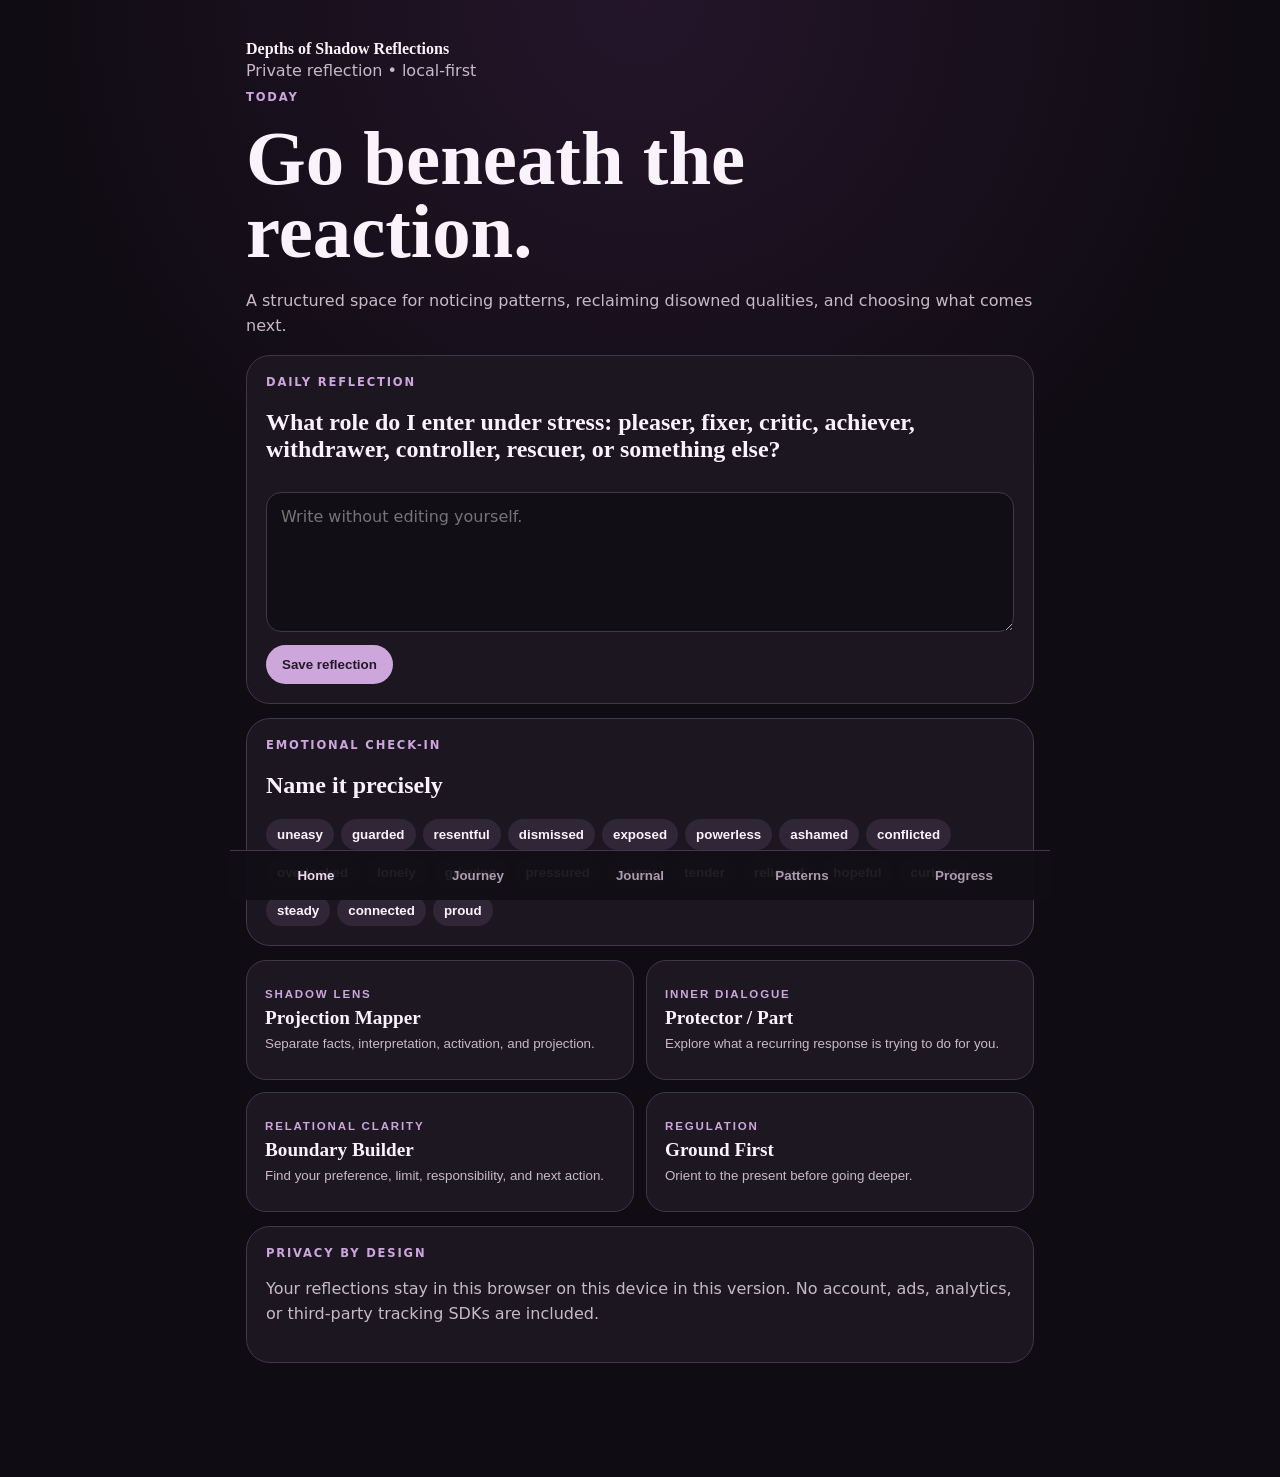
<file: index.html>
<!doctype html><html lang="en"><head>
<meta charset="utf-8"><meta name="viewport" content="width=device-width,initial-scale=1,viewport-fit=cover">
<meta name="theme-color" content="#120e16"><title>Depths of Shadow Reflections</title>
<link rel="manifest" href="manifest.json">
<style>
:root{--bg:#100c13;--card:#1d1722;--line:#43364a;--ink:#faf3fb;--muted:#c8b9ca;--accent:#cda6dc;--soft:#302438}
*{box-sizing:border-box}body{margin:0;background:radial-gradient(circle at top,#24152a,#100c13 38%);color:var(--ink);font-family:system-ui,-apple-system,sans-serif}
main{max-width:820px;margin:auto;padding:24px 16px 100px}h1,h2,h3{font-family:Georgia,serif}h1{font-size:clamp(2.6rem,10vw,4.8rem);line-height:.95;margin:.25em 0}.ey{color:var(--accent);text-transform:uppercase;letter-spacing:.16em;font-size:.72rem;font-weight:800}.lead,.muted{color:var(--muted);line-height:1.6}.card{background:rgba(29,23,34,.95);border:1px solid var(--line);border-radius:24px;padding:19px;margin:14px 0}.grid{display:grid;grid-template-columns:repeat(2,1fr);gap:12px}.btn,.chip{border:0;border-radius:999px;padding:12px 16px;font-weight:800}.btn{background:var(--accent);color:#241829}.alt{background:var(--soft);color:var(--ink)}.feature{background:#1d1722;color:var(--ink);border:1px solid var(--line);border-radius:20px;padding:18px;text-align:left;min-height:120px}.feature strong{font-family:Georgia,serif;font-size:1.2rem;display:block;margin:7px 0}.feature span{color:var(--muted)}textarea,input{width:100%;background:#120e16;color:var(--ink);border:1px solid var(--line);border-radius:15px;padding:14px;margin:9px 0;font:inherit}textarea{min-height:140px}.chips{display:flex;gap:7px;flex-wrap:wrap}.chip{background:#302638;color:var(--ink);padding:8px 11px}.chip.on{background:var(--accent);color:#211525}.progress{height:9px;background:#302638;border-radius:10px;overflow:hidden}.progress i{display:block;height:100%;background:var(--accent)}nav{position:fixed;bottom:0;left:50%;transform:translateX(-50%);width:min(820px,100%);display:grid;grid-template-columns:repeat(5,1fr);background:#120e16ee;border-top:1px solid var(--line);padding:8px 5px calc(8px + env(safe-area-inset-bottom));z-index:5}nav button{background:none;border:0;color:#ad9caf;font-weight:700;padding:9px 2px}nav button.on{color:#ecd9f0}.modal{position:fixed;inset:0;background:#08060acc;display:flex;align-items:flex-end;z-index:20}.sheet{background:#1b1520;border:1px solid var(--line);border-radius:28px 28px 0 0;padding:22px;width:min(820px,100%);margin:auto;max-height:90vh;overflow:auto}.day{display:flex;gap:12px;align-items:start}.num{background:#302638;border-radius:50%;min-width:40px;height:40px;display:grid;place-items:center;font-weight:800}.stat{font-size:2rem;font-family:Georgia,serif}.notice{font-size:.82rem;color:#a99baa}.top{padding:16px 0 6px}.brand{font-family:Georgia,serif;font-weight:700}.hidden{display:none!important}@media(max-width:600px){.grid{grid-template-columns:1fr}}
</style></head><body><main><header class="top"><div class="brand">Depths of Shadow Reflections</div><div class="muted">Private reflection • local-first</div></header><div id="app"></div></main>
<nav id="nav"><button data-v="home" class="on">Home</button><button data-v="journey">Journey</button><button data-v="journal">Journal</button><button data-v="patterns">Patterns</button><button data-v="progress">Progress</button></nav>
<script>
const K='dsr_v3';let S=JSON.parse(localStorage.getItem(K)||'{"entries":[],"days":[],"feelings":[],"patterns":[],"onboarded":false}');
const save=()=>localStorage.setItem(K,JSON.stringify(S));const app=document.getElementById('app');
const feelings=["uneasy","guarded","resentful","dismissed","exposed","powerless","ashamed","conflicted","overlooked","lonely","grieving","pressured","angry","tender","relieved","hopeful","curious","steady","connected","proud"];
const prompts=["What do I work hardest to prove about myself—and what am I afraid would be true if I stopped?","Where am I saying yes while internally feeling no?","What trait in someone else activates me most, and what might that reveal about a feared or disowned quality in me?","What role do I enter under stress: pleaser, fixer, critic, achiever, withdrawer, controller, rescuer, or something else?","What do I already know but keep asking other people to decide for me?","What emotion do I judge myself for feeling, and what information might it carry?","What do I secretly envy, and what unlived desire might it reveal?"];
const days=Array.from({length:30},(_,i)=>({t:["Awareness","Activation","Projection","Protection","Shame","Perfection","Anger","Envy","People-pleasing","The hidden no","Over-explaining","Control","Inner critic","Softness","Agency","Identity roles","Inherited rules","Guilt vs responsibility","Conflict patterns","Complexity","Grief","Desire","Belonging","Rejection","Values","Boundaries","Self-trust","Integration","Balanced opposites","Closing reflection"][i],p:["What are you quickest to judge in others?","Recall a strong reaction. What happened in your body first?","What quality are you assigning to someone else? Do you fear or suppress any version of it in yourself?","What is your reaction trying to protect?","What do you hide because you fear it changes how others see you?","What would happen if you were adequate instead of exceptional?","What boundary, value, grief, or injustice might anger signal?","What desire does envy reveal?","Where are you managing another person's feelings at your expense?","Where does your body say no before your mouth says yes?","What are you trying to secure when you over-explain?","What uncertainty are you trying to eliminate?","Whose tone or standards does your critic resemble?","Where have you confused tenderness with weakness?","What does healthy power look like without domination?","Who are you when you are not useful, impressive, agreeable, needed, or right?","Which inherited rule no longer fits?","What is actually yours to carry?","What pattern appears when conflict begins?","Name two truths that can coexist.","What loss have you minimized?","What do you want before editing it into acceptability?","Where do you perform to remain included?","What would rejection seem to prove—and is that conclusion inevitable?","Which three values should your choices demonstrate?","What respectful limit would protect your integrity?","What do you know beneath the search for reassurance?","What insight is ready to become behavior?","Which disowned quality could return in a balanced form?","What have you learned about patterns, protectors, needs, values, and choices?"][i]}));
function nav(v){document.querySelectorAll('nav button').forEach(b=>b.classList.toggle('on',b.dataset.v===v));render(v)}
document.querySelectorAll('nav button').forEach(b=>b.onclick=()=>nav(b.dataset.v));
function render(v){
 if(v==='home')home();if(v==='journey')journey();if(v==='journal')journal();if(v==='patterns')patterns();if(v==='progress')progress();
 scrollTo(0,0)
}
function home(){let p=prompts[Math.floor(Math.random()*prompts.length)];app.innerHTML=`<section><div class="ey">Today</div><h1>Go beneath the reaction.</h1><p class="lead">A structured space for noticing patterns, reclaiming disowned qualities, and choosing what comes next.</p></section>
<div class="card"><div class="ey">Daily reflection</div><h2>${p}</h2><textarea id="d" placeholder="Write without editing yourself."></textarea><button class="btn" id="sv">Save reflection</button></div>
<div class="card"><div class="ey">Emotional check-in</div><h2>Name it precisely</h2><div class="chips">${feelings.map(x=>`<button class="chip" data-f="${x}">${x}</button>`).join('')}</div></div>
<div class="grid"><button class="feature" onclick="tool('projection')"><div class="ey">Shadow lens</div><strong>Projection Mapper</strong><span>Separate facts, interpretation, activation, and projection.</span></button><button class="feature" onclick="tool('parts')"><div class="ey">Inner dialogue</div><strong>Protector / Part</strong><span>Explore what a recurring response is trying to do for you.</span></button><button class="feature" onclick="tool('boundary')"><div class="ey">Relational clarity</div><strong>Boundary Builder</strong><span>Find your preference, limit, responsibility, and next action.</span></button><button class="feature" onclick="tool('ground')"><div class="ey">Regulation</div><strong>Ground First</strong><span>Orient to the present before going deeper.</span></button></div>
<div class="card"><div class="ey">Privacy by design</div><p class="muted">Your reflections stay in this browser on this device in this version. No account, ads, analytics, or third-party tracking SDKs are included.</p></div>`;
 document.getElementById('sv').onclick=()=>{let t=d.value.trim();if(t){S.entries.unshift({id:Date.now(),title:'Daily reflection',text:t,prompt:p,ts:Date.now()});save();d.value='';alert('Saved on this device.')}};
 document.querySelectorAll('[data-f]').forEach(b=>b.onclick=()=>{b.classList.toggle('on');S.feelings.unshift({w:b.dataset.f,ts:Date.now()});S.feelings=S.feelings.slice(0,50);save()})
}
function journey(){app.innerHTML=`<div class="ey">Structured practice</div><h1>30-Day Journey</h1><p class="lead">${S.days.length} of 30 complete.</p><div class="progress"><i style="width:${S.days.length/30*100}%"></i></div>${days.map((x,i)=>`<div class="card day"><div class="num">${i+1}</div><div><div class="ey">${x.t}</div><h3>${x.p}</h3><button class="btn alt" onclick="day(${i})">${S.days.includes(i)?'Completed • revisit':'Open day'}</button></div></div>`).join('')}`}
function day(i){sheet(`<div class="ey">Day ${i+1} • ${days[i].t}</div><h2>${days[i].p}</h2><textarea id="jt" placeholder="What comes up?"></textarea><button class="btn" id="jd">Save & complete</button>`,()=>jd.onclick=()=>{if(jt.value.trim())S.entries.unshift({id:Date.now(),title:`Journey Day ${i+1}: ${days[i].t}`,text:jt.value.trim(),prompt:days[i].p,ts:Date.now()});if(!S.days.includes(i))S.days.push(i);save();closeSheet();journey()})}
function journal(){app.innerHTML=`<div class="ey">Private record</div><h1>Journal</h1><div class="card"><input id="title" placeholder="Optional title"><textarea id="text" placeholder="What wants to be heard?"></textarea><button class="btn" id="add">Save entry</button> <button class="btn alt" id="exp">Export</button></div>${S.entries.length?S.entries.map(e=>`<div class="card"><div class="ey">${new Date(e.ts).toLocaleString()}</div><h2>${e.title}</h2>${e.prompt?`<p class="muted">${e.prompt}</p>`:''}<p style="white-space:pre-wrap">${e.text}</p><button class="btn alt" onclick="del(${e.id})">Delete</button></div>`).join(''):'<div class="card muted">No entries yet.</div>'}`;
 add.onclick=()=>{if(text.value.trim()){S.entries.unshift({id:Date.now(),title:title.value.trim()||'Reflection',text:text.value.trim(),ts:Date.now()});save();journal()}};exp.onclick=()=>download()}
function del(id){if(confirm('Delete this entry?')){S.entries=S.entries.filter(e=>e.id!==id);save();journal()}}
function patterns(){app.innerHTML=`<div class="ey">Pattern intelligence</div><h1>Map what repeats.</h1><p class="lead">Record recurring triggers without turning them into fixed labels about yourself or another person.</p>
<div class="card"><input id="trig" placeholder="Trigger / situation"><input id="body" placeholder="Body sensation"><input id="story" placeholder="Immediate story or interpretation"><input id="need" placeholder="Need, value, or boundary underneath"><button class="btn" id="ps">Save pattern</button></div>
${S.patterns.map(x=>`<div class="card"><div class="ey">${new Date(x.ts).toLocaleDateString()}</div><h2>${x.trig}</h2><p><b>Body:</b> ${x.body}</p><p><b>Story:</b> ${x.story}</p><p><b>Underneath:</b> ${x.need}</p></div>`).join('')}`;
ps.onclick=()=>{if(trig.value.trim()){S.patterns.unshift({trig:trig.value,body:body.value,story:story.value,need:need.value,ts:Date.now()});save();patterns()}}}
function progress(){let recent=[...new Set(S.feelings.map(x=>x.w))].slice(0,12);app.innerHTML=`<div class="ey">Your pace, not perfection</div><h1>Progress</h1><div class="grid"><div class="card"><div class="stat">${S.entries.length}</div><div class="muted">journal entries</div></div><div class="card"><div class="stat">${S.days.length}</div><div class="muted">journey days</div></div><div class="card"><div class="stat">${S.patterns.length}</div><div class="muted">patterns mapped</div></div></div><div class="card"><h2>Recent feeling words</h2><div class="chips">${recent.map(x=>`<span class="chip">${x}</span>`).join('')||'<span class="muted">No check-ins yet.</span>'}</div></div><div class="card"><h2>Data controls</h2><p class="muted">Export a backup before clearing browser data.</p><button class="btn alt" onclick="download()">Export my data</button> <button class="btn alt" onclick="erase()">Erase local data</button></div><div class="card"><h2>About & safety</h2><p class="muted">This app supports education and self-reflection. It does not diagnose or treat mental-health conditions and is not therapy, medical care, crisis support, or legal advice. Stop an exercise if it feels destabilizing.</p><button class="btn alt" onclick="privacy()">Privacy policy</button></div>`}
function tool(k){let c={projection:['Projection Mapper','1. What objectively happened?\\n2. What did I interpret it to mean?\\n3. What emotion/body response appeared?\\n4. What quality am I assigning to the other person?\\n5. Do I fear, reject, envy, or suppress any version of that quality in myself?\\n6. What evidence complicates my first interpretation?'],parts:['Protector / Part Reflection','Name the recurring stance: critic, pleaser, fixer, achiever, avoider, protector, controller, performer, or your own word.\\n\\nAsk: What are you afraid would happen if you stopped doing this job? What are you protecting? What do you need from my present-day self?'],boundary:['Boundary Builder','What is my preference?\\nWhat is my limit?\\nWhat is mine to communicate or act on?\\nWhat belongs to the other person?\\nWhat is one clear sentence I can use?'],ground:['Ground First','Look around and name 5 neutral things you see. Feel the support beneath your body. Notice 3 sounds. Let the exhale become slightly longer without forcing it. Ask: What would make this reflection feel 5% safer?']}[k];sheet(`<div class="ey">Reflection tool</div><h2>${c[0]}</h2><p class="lead" style="white-space:pre-wrap">${c[1]}</p>`)}
function sheet(h,cb){document.body.insertAdjacentHTML('beforeend',`<div class="modal" id="modal" onclick="if(event.target===this)closeSheet()"><div class="sheet"><button class="btn alt" onclick="closeSheet()">Close</button>${h}</div></div>`);if(cb)cb()}
function closeSheet(){modal?.remove()}function download(){let a=document.createElement('a');a.href=URL.createObjectURL(new Blob([JSON.stringify(S,null,2)],{type:'application/json'}));a.download='depths-shadow-reflections-backup.json';a.click()}
function erase(){if(confirm('Erase all locally stored app data?')){localStorage.removeItem(K);location.reload()}}
function privacy(){sheet(`<div class="ey">Privacy Policy</div><h2>Depths of Shadow Reflections</h2><p class="muted">Effective August 23, 2026</p><p>This version is designed as a local-first reflection app. Journal entries, feeling check-ins, journey progress, and pattern maps are stored locally in your browser/device. The app itself does not include advertising, analytics, account creation, or third-party tracking SDKs and does not intentionally transmit journal content to the developer.</p><p>You may export your local data or erase it from the Progress screen. Clearing app/browser storage may also erase locally stored data.</p><p>For Google Play publication, the developer's public contact information and final hosted privacy-policy URL must be added before submission.</p><p class="notice">This policy must be updated if future versions add cloud sync, accounts, analytics, AI services, payments, advertising, or other data collection.</p>`)}
render('home');
if('serviceWorker'in navigator)navigator.serviceWorker.register('./sw.js').catch(()=>{});
</script></body></html>
</file>
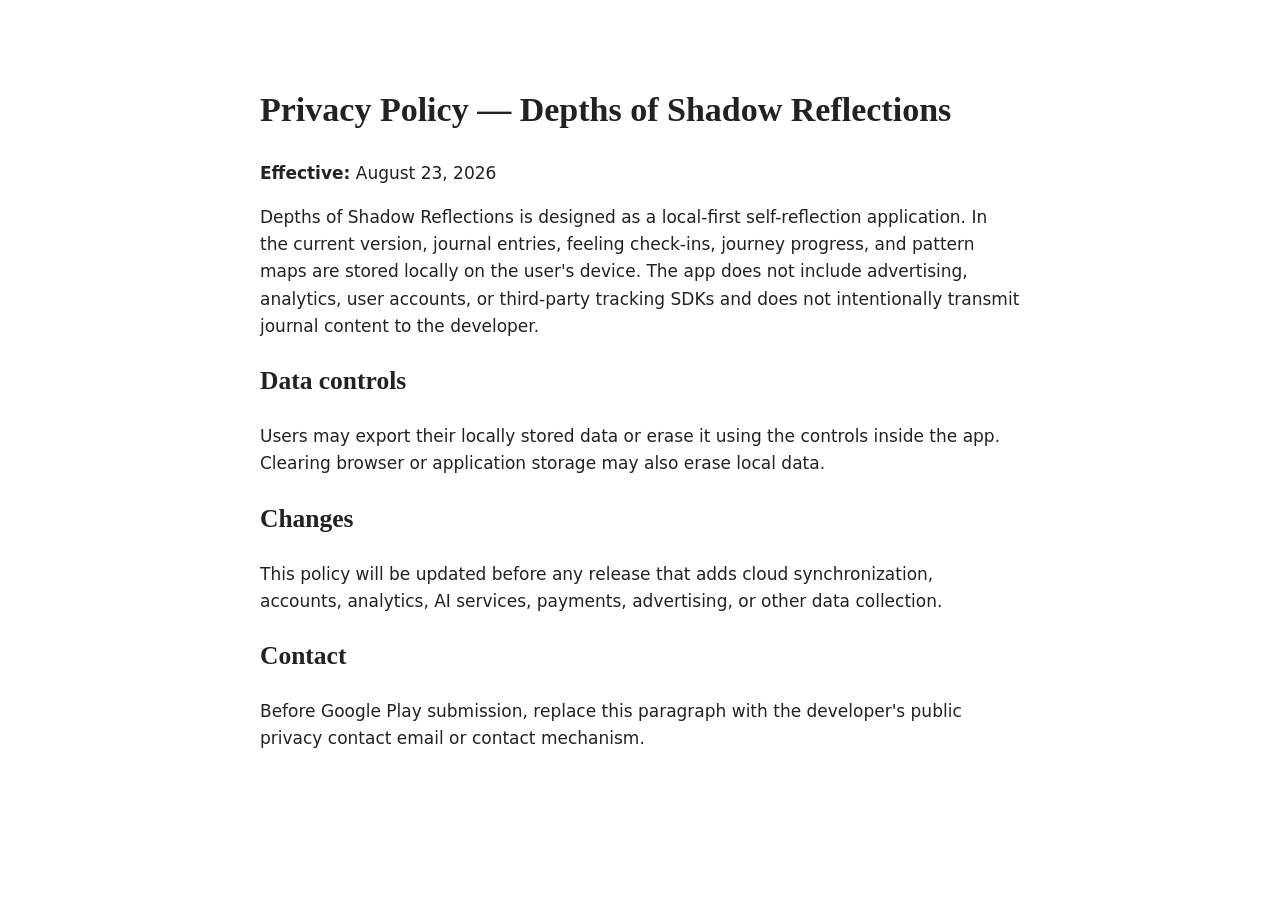
<file: privacy.html>
<!doctype html><meta charset="utf-8"><meta name="viewport" content="width=device-width"><title>Privacy Policy — Depths of Shadow Reflections</title><style>body{max-width:760px;margin:40px auto;padding:20px;font:17px/1.6 system-ui;color:#222}h1,h2{font-family:Georgia,serif}</style><h1>Privacy Policy — Depths of Shadow Reflections</h1><p><strong>Effective:</strong> August 23, 2026</p><p>Depths of Shadow Reflections is designed as a local-first self-reflection application. In the current version, journal entries, feeling check-ins, journey progress, and pattern maps are stored locally on the user's device. The app does not include advertising, analytics, user accounts, or third-party tracking SDKs and does not intentionally transmit journal content to the developer.</p><h2>Data controls</h2><p>Users may export their locally stored data or erase it using the controls inside the app. Clearing browser or application storage may also erase local data.</p><h2>Changes</h2><p>This policy will be updated before any release that adds cloud synchronization, accounts, analytics, AI services, payments, advertising, or other data collection.</p><h2>Contact</h2><p>Before Google Play submission, replace this paragraph with the developer's public privacy contact email or contact mechanism.</p>
</file>
